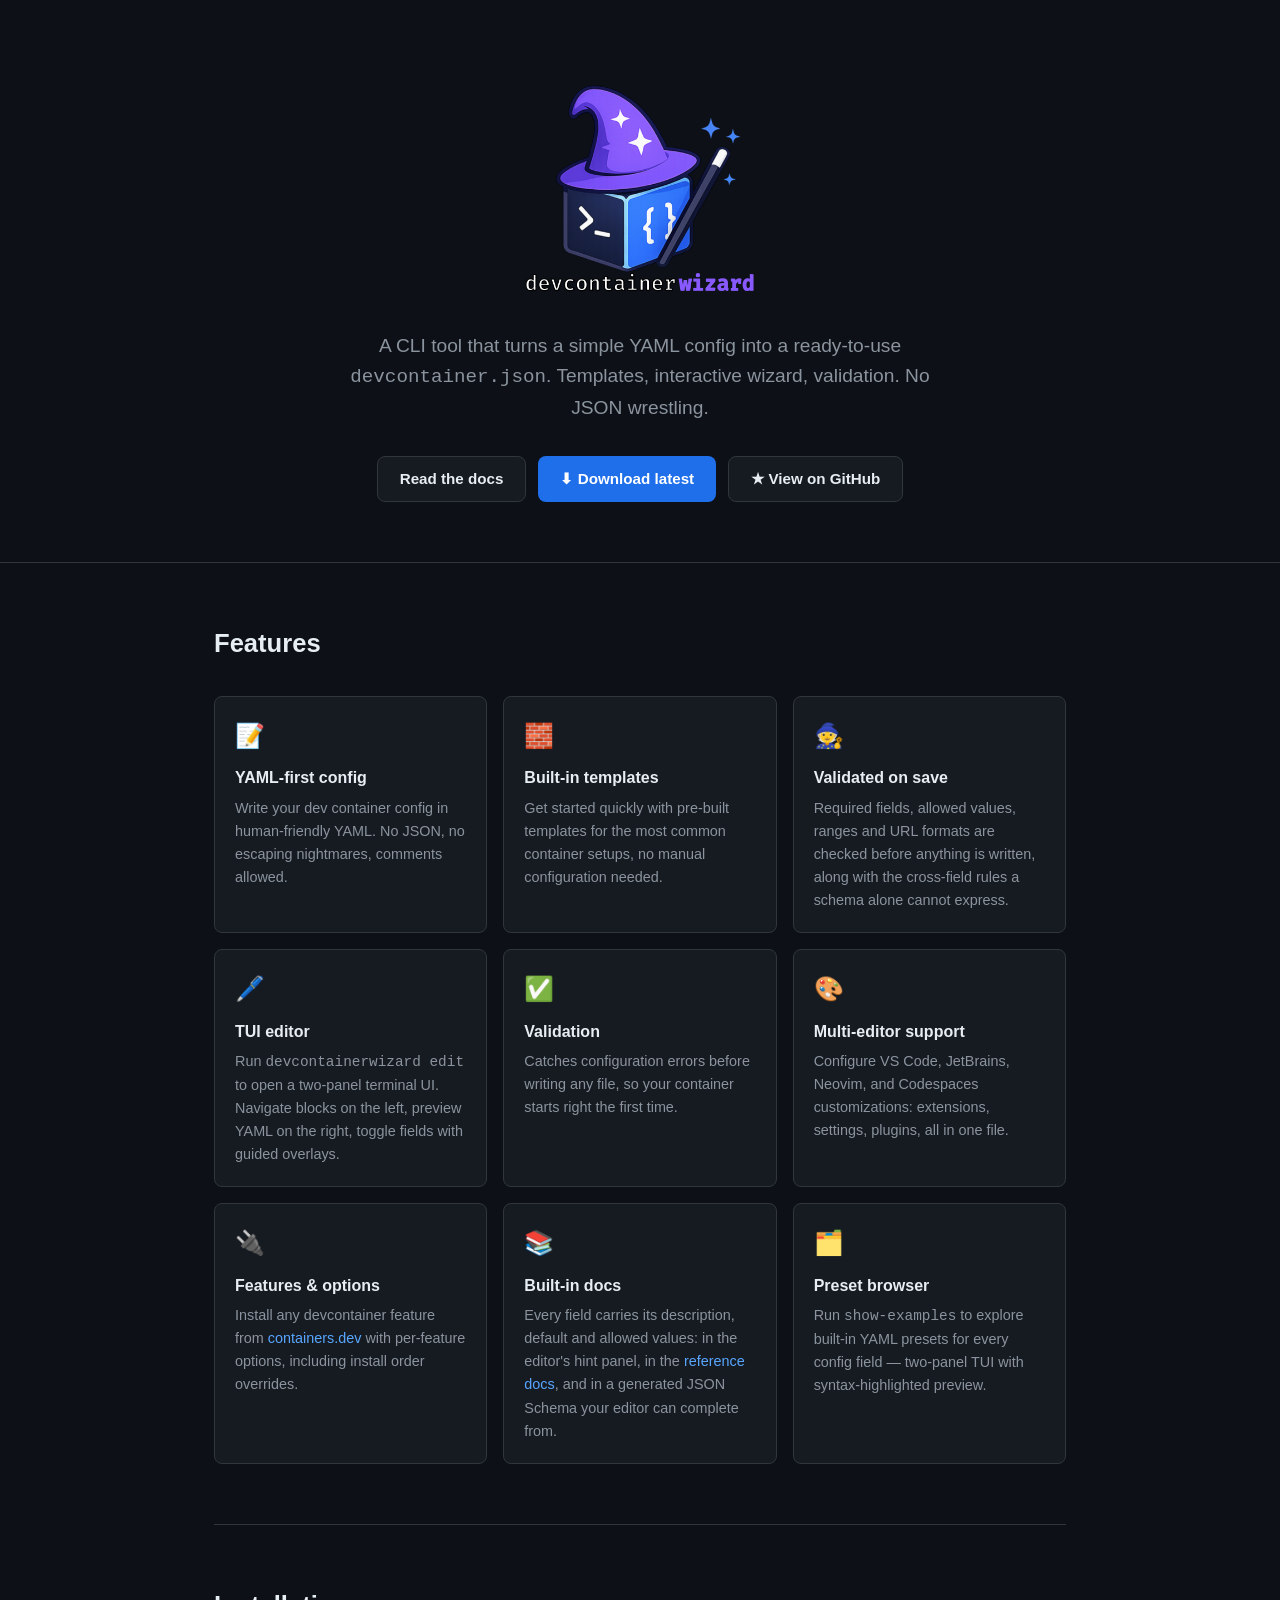
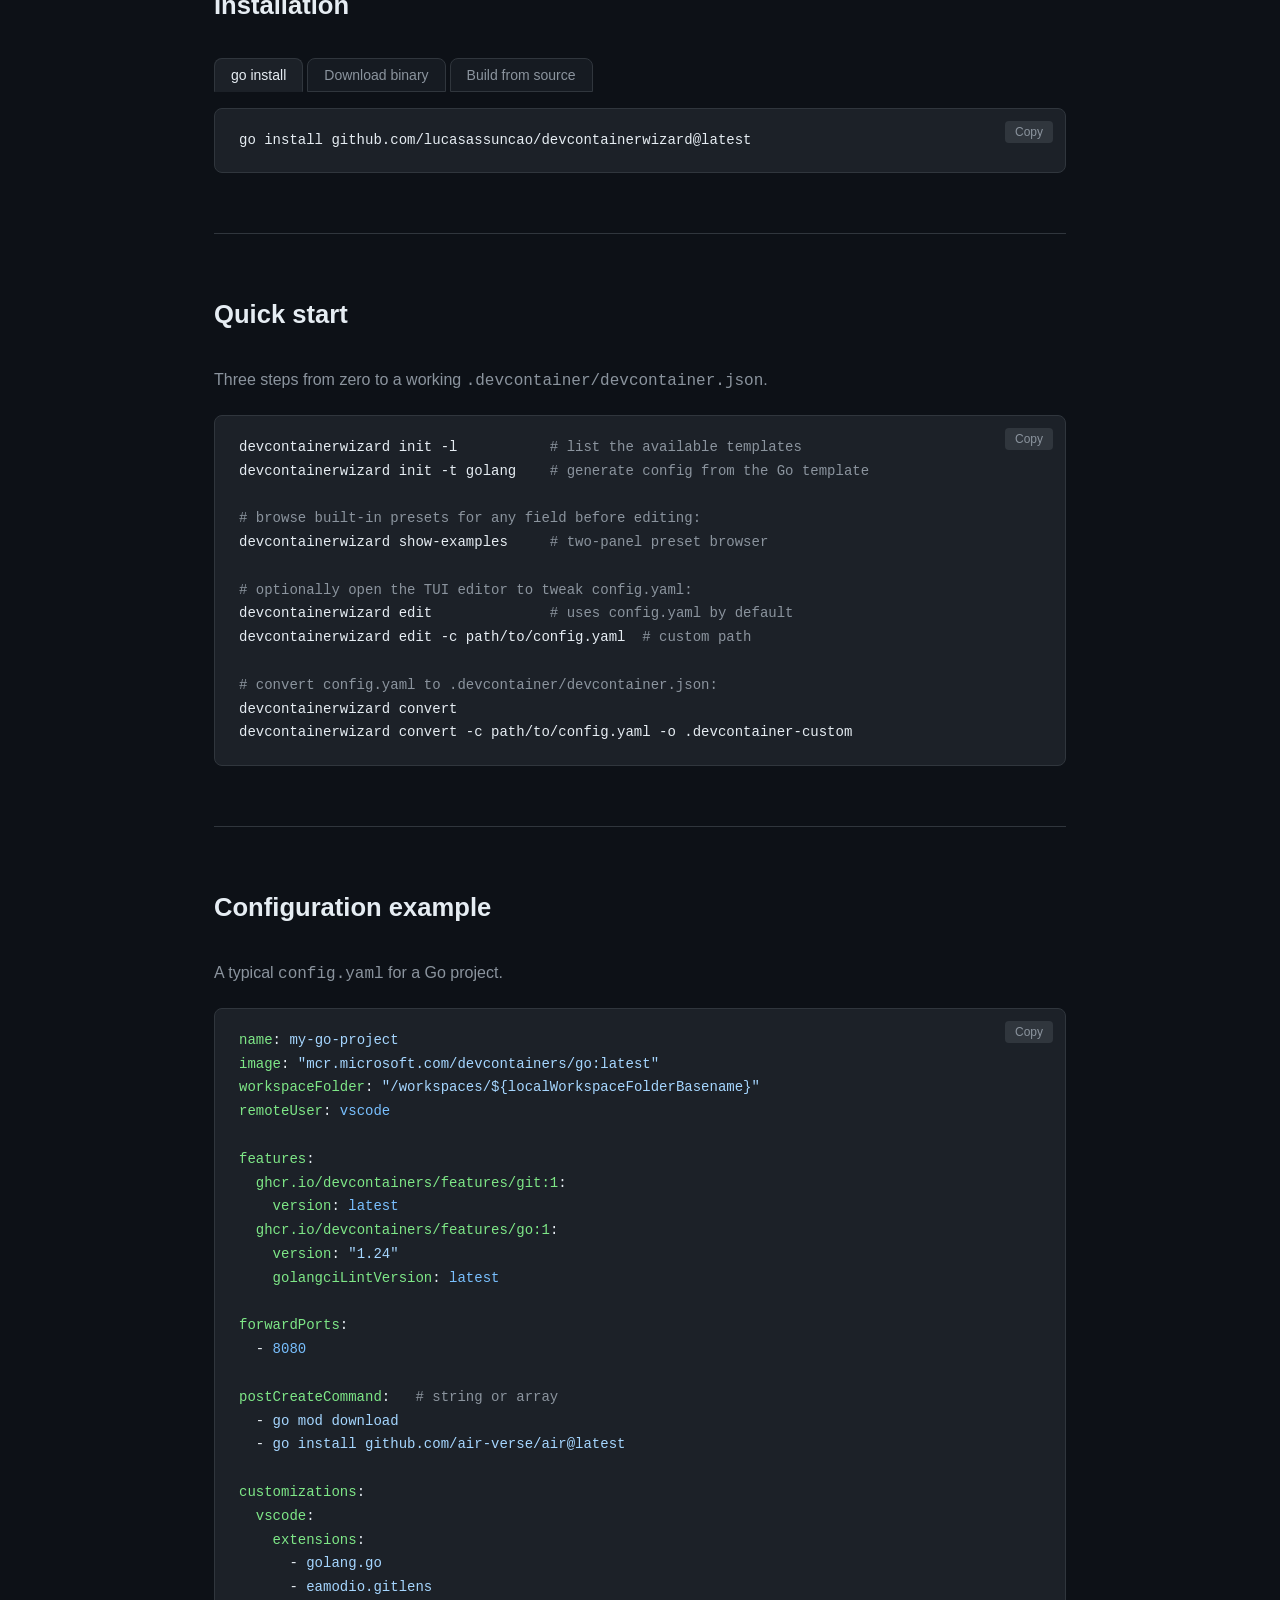
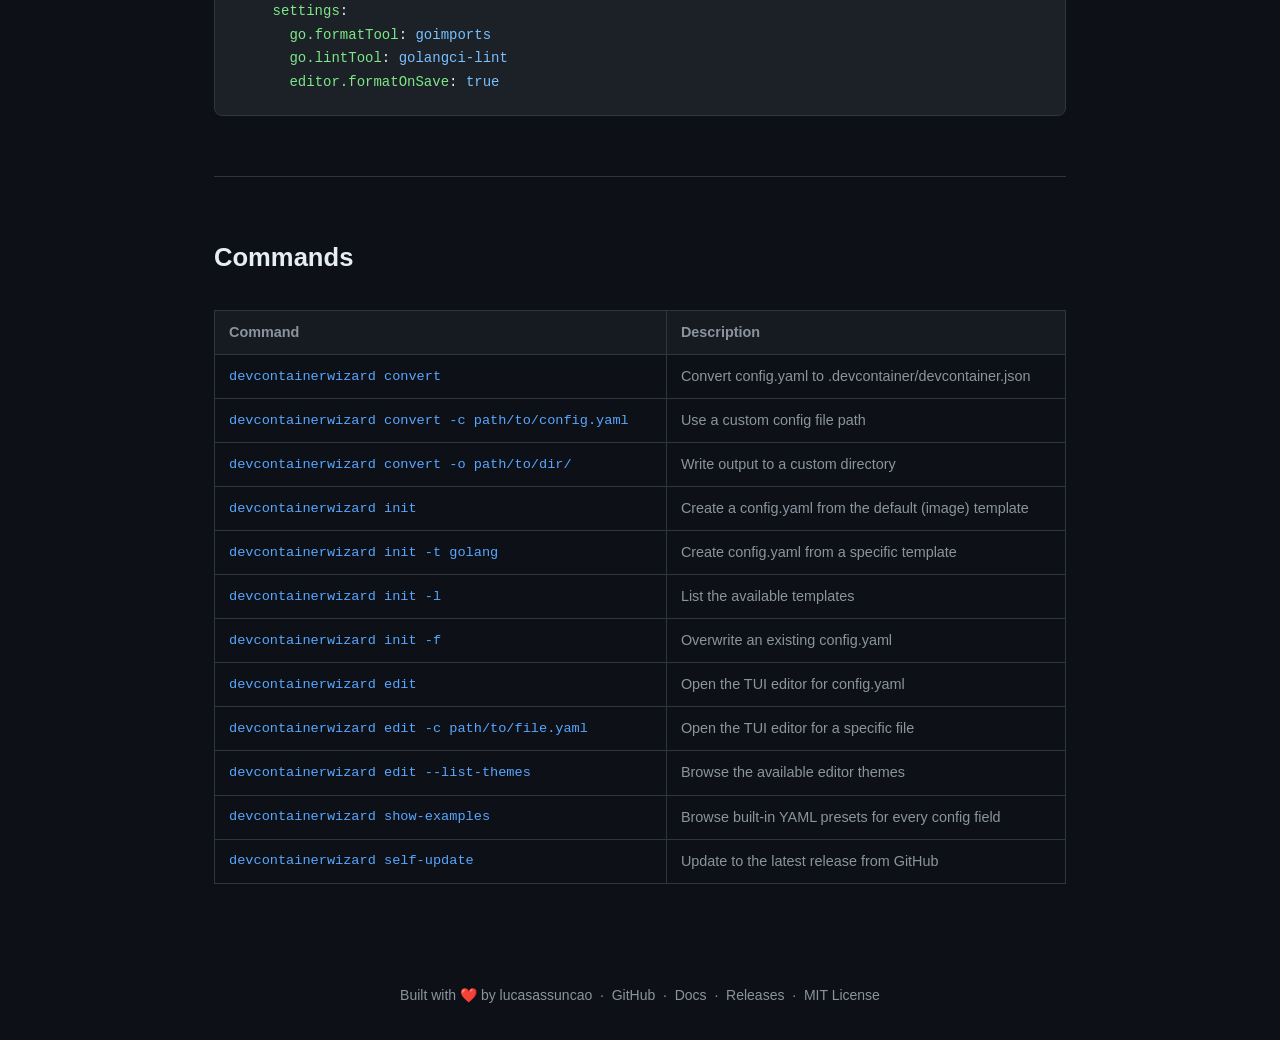
<file: docs/pages/index.html>
<!DOCTYPE html>
<html lang="en">
<head>
  <meta charset="UTF-8" />
  <meta name="viewport" content="width=device-width, initial-scale=1.0" />
  <meta name="description" content="DevContainer Wizard, a CLI tool that generates devcontainer.json from a simple YAML config file." />
  <title>DevContainer Wizard</title>
  <link rel="stylesheet" href="style.css" />
</head>
<body>

<!-- Hero -->
<header class="hero">
  <img src="devcontainerwizard.png" alt="devcontainerwizard logo" width="300" height="300" />
  <p>A CLI tool that turns a simple YAML config into a ready-to-use <code>devcontainer.json</code>. Templates, interactive wizard, validation. No JSON wrestling.</p>

  <div class="cta">
    <a class="btn btn-secondary" href="docs/">
      Read the docs
    </a>
    <a class="btn btn-primary" href="https://github.com/lucasassuncao/devcontainerwizard/releases">
      ⬇ Download latest
    </a>
    <a class="btn btn-secondary" href="https://github.com/lucasassuncao/devcontainerwizard">
      ★ View on GitHub
    </a>
  </div>
</header>

<main class="container">

  <!-- Features -->
  <section id="features">
    <h2>Features</h2>
    <div class="features">
      <div class="feature-card">
        <div class="icon">📝</div>
        <h3>YAML-first config</h3>
        <p>Write your dev container config in human-friendly YAML. No JSON, no escaping nightmares, comments allowed.</p>
      </div>
      <div class="feature-card">
        <div class="icon">🧱</div>
        <h3>Built-in templates</h3>
        <p>Get started quickly with pre-built templates for the most common container setups, no manual configuration needed.</p>
      </div>
      <div class="feature-card">
        <div class="icon">🧙</div>
        <h3>Validated on save</h3>
        <p>Required fields, allowed values, ranges and URL formats are checked before anything is written, along with the cross-field rules a schema alone cannot express.</p>
      </div>
      <div class="feature-card">
        <div class="icon">🖊️</div>
        <h3>TUI editor</h3>
        <p>Run <code>devcontainerwizard edit</code> to open a two-panel terminal UI. Navigate blocks on the left, preview YAML on the right, toggle fields with guided overlays.</p>
      </div>
      <div class="feature-card">
        <div class="icon">✅</div>
        <h3>Validation</h3>
        <p>Catches configuration errors before writing any file, so your container starts right the first time.</p>
      </div>
      <div class="feature-card">
        <div class="icon">🎨</div>
        <h3>Multi-editor support</h3>
        <p>Configure VS Code, JetBrains, Neovim, and Codespaces customizations: extensions, settings, plugins, all in one file.</p>
      </div>
      <div class="feature-card">
        <div class="icon">🔌</div>
        <h3>Features &amp; options</h3>
        <p>Install any devcontainer feature from <a href="https://containers.dev/features" target="_blank">containers.dev</a> with per-feature options, including install order overrides.</p>
      </div>
      <div class="feature-card">
        <div class="icon">📚</div>
        <h3>Built-in docs</h3>
        <p>Every field carries its description, default and allowed values: in the editor's hint panel, in the <a href="docs/">reference docs</a>, and in a generated JSON Schema your editor can complete from.</p>
      </div>
      <div class="feature-card">
        <div class="icon">🗂️</div>
        <h3>Preset browser</h3>
        <p>Run <code>show-examples</code> to explore built-in YAML presets for every config field — two-panel TUI with syntax-highlighted preview.</p>
      </div>
    </div>
  </section>

  <!-- Installation -->
  <section id="install">
    <h2>Installation</h2>

    <div class="tabs">
      <button class="tab active" onclick="switchTab(event, 'tab-go')">go install</button>
      <button class="tab" onclick="switchTab(event, 'tab-download')">Download binary</button>
      <button class="tab" onclick="switchTab(event, 'tab-build')">Build from source</button>
    </div>

    <div id="tab-go" class="tab-content active">
      <div class="code-block">
        <button class="copy-btn" onclick="copyCode(this)">Copy</button>
        <pre>go install github.com/lucasassuncao/devcontainerwizard@latest</pre>
      </div>
    </div>

    <div id="tab-download" class="tab-content">
      <div class="code-block">
        <button class="copy-btn" onclick="copyCode(this)">Copy</button>
        <pre><span class="cmt"># 1. Download the binary for your platform from the releases page</span>
<span class="cmt">#    https://github.com/lucasassuncao/devcontainerwizard/releases</span>

<span class="cmt"># 2. Add to your PATH, then run:</span>
devcontainerwizard init -t golang</pre>
      </div>
    </div>

    <div id="tab-build" class="tab-content">
      <div class="code-block">
        <button class="copy-btn" onclick="copyCode(this)">Copy</button>
        <pre>git clone https://github.com/lucasassuncao/devcontainerwizard.git
cd devcontainerwizard
go build -o devcontainerwizard .
./devcontainerwizard init -t golang</pre>
      </div>
    </div>
  </section>

  <!-- Quick start -->
  <section id="quickstart">
    <h2>Quick start</h2>
    <p style="color: var(--text-muted); margin-bottom: 20px;">Three steps from zero to a working <code>.devcontainer/devcontainer.json</code>.</p>

    <div class="code-block">
      <button class="copy-btn" onclick="copyCode(this)">Copy</button>
      <pre>devcontainerwizard init -l           <span class="cmt"># list the available templates</span>
devcontainerwizard init -t golang    <span class="cmt"># generate config from the Go template</span>

<span class="cmt"># browse built-in presets for any field before editing:</span>
devcontainerwizard show-examples     <span class="cmt"># two-panel preset browser</span>

<span class="cmt"># optionally open the TUI editor to tweak config.yaml:</span>
devcontainerwizard edit              <span class="cmt"># uses config.yaml by default</span>
devcontainerwizard edit -c path/to/config.yaml  <span class="cmt"># custom path</span>

<span class="cmt"># convert config.yaml to .devcontainer/devcontainer.json:</span>
devcontainerwizard convert
devcontainerwizard convert -c path/to/config.yaml -o .devcontainer-custom</pre>
    </div>
  </section>

  <!-- Config example -->
  <section id="config">
    <h2>Configuration example</h2>
    <p style="color: var(--text-muted); margin-bottom: 20px;">A typical <code>config.yaml</code> for a Go project.</p>

    <div class="code-block">
      <button class="copy-btn" onclick="copyCode(this)">Copy</button>
      <pre><span class="key">name</span>: <span class="str">my-go-project</span>
<span class="key">image</span>: <span class="str">"mcr.microsoft.com/devcontainers/go:latest"</span>
<span class="key">workspaceFolder</span>: <span class="str">"/workspaces/${localWorkspaceFolderBasename}"</span>
<span class="key">remoteUser</span>: <span class="val">vscode</span>

<span class="key">features</span>:
  <span class="key">ghcr.io/devcontainers/features/git:1</span>:
    <span class="key">version</span>: <span class="val">latest</span>
  <span class="key">ghcr.io/devcontainers/features/go:1</span>:
    <span class="key">version</span>: <span class="str">"1.24"</span>
    <span class="key">golangciLintVersion</span>: <span class="val">latest</span>

<span class="key">forwardPorts</span>:
  - <span class="val">8080</span>

<span class="key">postCreateCommand</span>:   <span class="cmt"># string or array</span>
  - <span class="str">go mod download</span>
  - <span class="str">go install github.com/air-verse/air@latest</span>

<span class="key">customizations</span>:
  <span class="key">vscode</span>:
    <span class="key">extensions</span>:
      - <span class="str">golang.go</span>
      - <span class="str">eamodio.gitlens</span>
    <span class="key">settings</span>:
      <span class="key">go.formatTool</span>: <span class="val">goimports</span>
      <span class="key">go.lintTool</span>: <span class="val">golangci-lint</span>
      <span class="key">editor.formatOnSave</span>: <span class="val">true</span></pre>
    </div>
  </section>

  <!-- Commands -->
  <section id="commands">
    <h2>Commands</h2>
    <table class="cmd-table">
      <thead>
        <tr>
          <th>Command</th>
          <th>Description</th>
        </tr>
      </thead>
      <tbody>
        <tr><td>devcontainerwizard convert</td><td>Convert config.yaml to .devcontainer/devcontainer.json</td></tr>
        <tr><td>devcontainerwizard convert -c path/to/config.yaml</td><td>Use a custom config file path</td></tr>
        <tr><td>devcontainerwizard convert -o path/to/dir/</td><td>Write output to a custom directory</td></tr>
        <tr><td>devcontainerwizard init</td><td>Create a config.yaml from the default (image) template</td></tr>
        <tr><td>devcontainerwizard init -t golang</td><td>Create config.yaml from a specific template</td></tr>
        <tr><td>devcontainerwizard init -l</td><td>List the available templates</td></tr>
        <tr><td>devcontainerwizard init -f</td><td>Overwrite an existing config.yaml</td></tr>
        <tr><td>devcontainerwizard edit</td><td>Open the TUI editor for config.yaml</td></tr>
        <tr><td>devcontainerwizard edit -c path/to/file.yaml</td><td>Open the TUI editor for a specific file</td></tr>
        <tr><td>devcontainerwizard edit --list-themes</td><td>Browse the available editor themes</td></tr>
        <tr><td>devcontainerwizard show-examples</td><td>Browse built-in YAML presets for every config field</td></tr>
        <tr><td>devcontainerwizard self-update</td><td>Update to the latest release from GitHub</td></tr>
      </tbody>
    </table>
  </section>

</main>

<!-- Footer -->
<footer>
  <p>
    Built with ❤️ by <a href="https://github.com/lucasassuncao" target="_blank">lucasassuncao</a>
    &nbsp;·&nbsp;
    <a href="https://github.com/lucasassuncao/devcontainerwizard" target="_blank">GitHub</a>
    &nbsp;·&nbsp;
    <a href="docs/">Docs</a>
    &nbsp;·&nbsp;
    <a href="https://github.com/lucasassuncao/devcontainerwizard/releases" target="_blank">Releases</a>
    &nbsp;·&nbsp;
    <a href="https://github.com/lucasassuncao/devcontainerwizard/blob/main/LICENSE" target="_blank">MIT License</a>
  </p>
</footer>

<script>
  function switchTab(event, id) {
    document.querySelectorAll('.tab').forEach(t => t.classList.remove('active'));
    document.querySelectorAll('.tab-content').forEach(t => t.classList.remove('active'));
    event.target.classList.add('active');
    document.getElementById(id).classList.add('active');
  }

  function copyCode(btn) {
    const pre = btn.closest('.code-block').querySelector('pre');
    navigator.clipboard.writeText(pre.innerText).then(() => {
      btn.textContent = 'Copied!';
      setTimeout(() => btn.textContent = 'Copy', 2000);
    });
  }
</script>

</body>
</html>
</file>
<file: docs/pages/style.css>
:root {
  --bg: #0d1117;
  --surface: #161b22;
  --border: #30363d;
  --accent: #58a6ff;
  --accent-dim: #1f6feb;
  --text: #e6edf3;
  --text-muted: #8b949e;
  --green: #3fb950;
  --yellow: #d29922;
  --red: #f85149;
  --code-bg: #1c2128;
  --radius: 8px;
}

* {
  box-sizing: border-box;
  margin: 0;
  padding: 0;
}

body {
  background: var(--bg);
  color: var(--text);
  font-family: -apple-system, BlinkMacSystemFont, "Segoe UI", Helvetica, Arial, sans-serif;
  font-size: 16px;
  line-height: 1.6;
}

a {
  color: var(--accent);
  text-decoration: none;
}

a:hover {
  text-decoration: underline;
}

/* ── Layout ── */
.container {
  max-width: 900px;
  margin: 0 auto;
  padding: 0 24px;
}

/* ── Hero ── */
.hero {
  text-align: center;
  padding: 80px 24px 60px;
  border-bottom: 1px solid var(--border);
}

.hero img {
  width: 20%;
  height: 20%;
  margin-bottom: 24px;
}

.hero p {
  font-size: 1.2rem;
  color: var(--text-muted);
  max-width: 600px;
  margin: 0 auto 32px;
}

.cta {
  display: flex;
  gap: 12px;
  justify-content: center;
  flex-wrap: wrap;
}

.btn {
  display: inline-flex;
  align-items: center;
  gap: 8px;
  padding: 10px 22px;
  border-radius: var(--radius);
  font-size: 0.95rem;
  font-weight: 600;
  transition: opacity 0.15s;
}

.btn:hover {
  opacity: 0.85;
  text-decoration: none;
}

.btn-primary {
  background: var(--accent-dim);
  color: #fff;
}

.btn-secondary {
  background: var(--surface);
  color: var(--text);
  border: 1px solid var(--border);
}

/* ── Sections ── */
section {
  padding: 60px 0;
  border-bottom: 1px solid var(--border);
}

section:last-of-type {
  border-bottom: none;
}

h2 {
  font-size: 1.6rem;
  font-weight: 700;
  margin-bottom: 32px;
}

/* ── Features grid ── */
.features {
  display: grid;
  grid-template-columns: repeat(auto-fit, minmax(260px, 1fr));
  gap: 16px;
}

.feature-card {
  background: var(--surface);
  border: 1px solid var(--border);
  border-radius: var(--radius);
  padding: 20px;
}

.feature-card .icon {
  font-size: 1.5rem;
  margin-bottom: 10px;
}

.feature-card h3 {
  font-size: 1rem;
  font-weight: 600;
  margin-bottom: 6px;
}

.feature-card p {
  font-size: 0.9rem;
  color: var(--text-muted);
}

/* ── Code blocks ── */
.code-block {
  background: var(--code-bg);
  border: 1px solid var(--border);
  border-radius: var(--radius);
  padding: 20px 24px;
  overflow-x: auto;
  position: relative;
}

.code-block pre {
  font-family: "SFMono-Regular", Consolas, "Liberation Mono", Menlo, monospace;
  font-size: 0.875rem;
  line-height: 1.7;
  color: var(--text);
}

.copy-btn {
  position: absolute;
  top: 12px;
  right: 12px;
  background: var(--border);
  border: none;
  border-radius: 4px;
  color: var(--text-muted);
  cursor: pointer;
  font-size: 0.75rem;
  padding: 4px 10px;
  transition: background 0.15s, color 0.15s;
}

.copy-btn:hover {
  background: var(--accent-dim);
  color: #fff;
}

/* syntax highlight helpers */
.kw  { color: #ff7b72; }
.str { color: #a5d6ff; }
.cmt { color: #8b949e; }
.key { color: #7ee787; }
.val { color: #79c0ff; }

/* ── Install tabs ── */
.tabs {
  display: flex;
  gap: 4px;
  margin-bottom: 16px;
}

.tab {
  background: var(--surface);
  border: 1px solid var(--border);
  border-radius: var(--radius) var(--radius) 0 0;
  color: var(--text-muted);
  cursor: pointer;
  font-size: 0.875rem;
  padding: 8px 16px;
  transition: background 0.15s, color 0.15s;
}

.tab.active {
  background: var(--code-bg);
  border-bottom-color: var(--code-bg);
  color: var(--text);
}

.tab-content {
  display: none;
}

.tab-content.active {
  display: block;
}

/* ── Commands table ── */
.cmd-table {
  width: 100%;
  border-collapse: collapse;
  font-size: 0.9rem;
}

.cmd-table th,
.cmd-table td {
  border: 1px solid var(--border);
  padding: 10px 14px;
  text-align: left;
}

.cmd-table th {
  background: var(--surface);
  color: var(--text-muted);
  font-weight: 600;
}

.cmd-table td:first-child {
  font-family: "SFMono-Regular", Consolas, monospace;
  font-size: 0.85rem;
  color: var(--accent);
  white-space: nowrap;
}

.cmd-table td:last-child {
  color: var(--text-muted);
}

/* ── Footer ── */
footer {
  text-align: center;
  padding: 40px 24px;
  color: var(--text-muted);
  font-size: 0.875rem;
}

footer a {
  color: var(--text-muted);
}

footer a:hover {
  color: var(--accent);
}

/* ── Responsive ── */
@media (max-width: 600px) {
  .hero img { width: 200px; height: 200px; }
  .hero p   { font-size: 1rem; }
}
</file>
